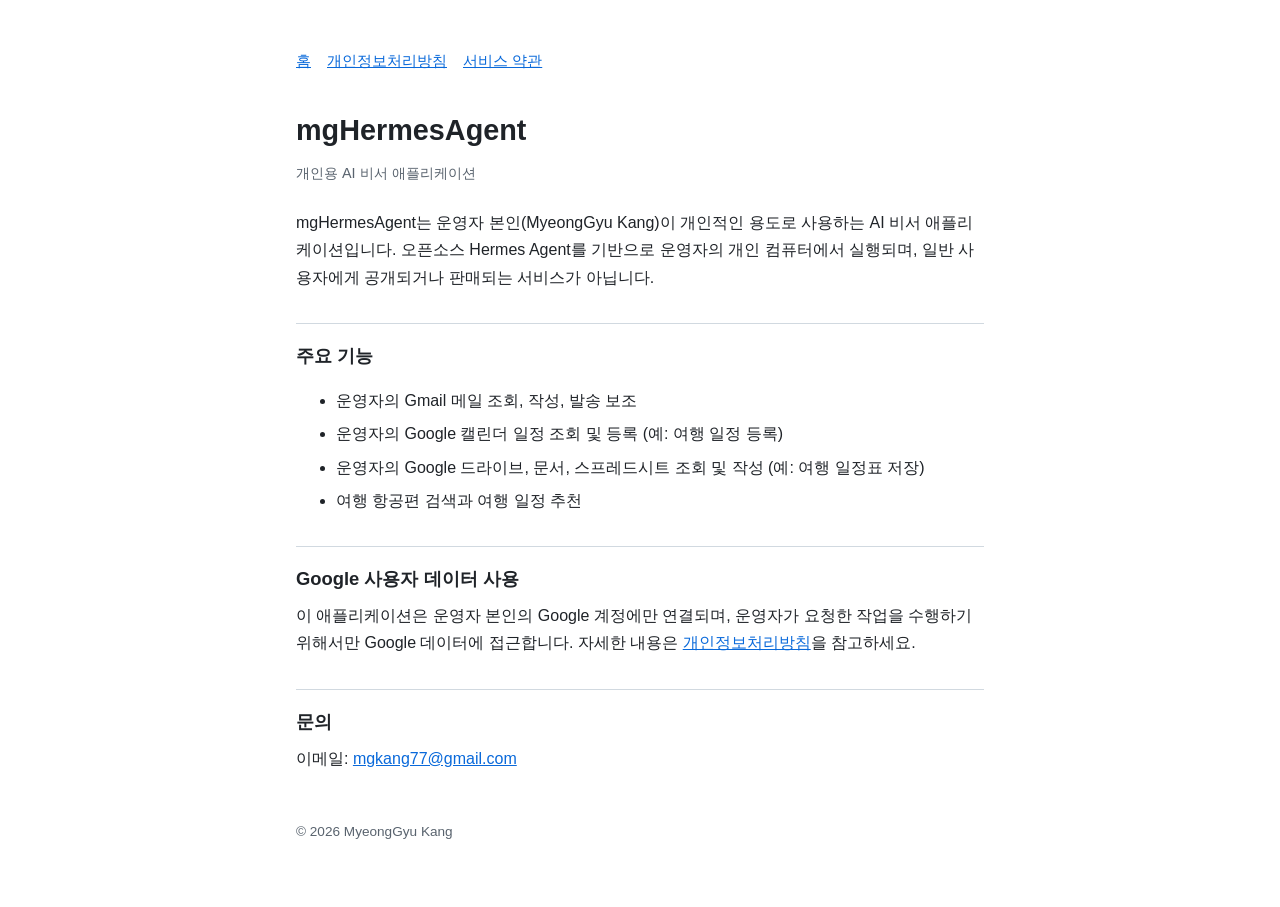
<file: index.html>
<!doctype html>
<html lang="ko">
<head>
  <meta charset="utf-8">
  <meta name="viewport" content="width=device-width, initial-scale=1">
  <title>mgHermesAgent</title>
  <meta name="description" content="mgHermesAgent — 개인용 AI 비서 애플리케이션">
  <link rel="stylesheet" href="style.css">
</head>
<body>
<main>
  <nav><a href="./">홈</a><a href="privacy.html">개인정보처리방침</a><a href="terms.html">서비스 약관</a></nav>

  <h1>mgHermesAgent</h1>
  <p class="meta">개인용 AI 비서 애플리케이션</p>

  <p>mgHermesAgent는 운영자 본인(MyeongGyu Kang)이 개인적인 용도로 사용하는 AI 비서 애플리케이션입니다.
     오픈소스 Hermes Agent를 기반으로 운영자의 개인 컴퓨터에서 실행되며, 일반 사용자에게 공개되거나 판매되는 서비스가 아닙니다.</p>

  <h2>주요 기능</h2>
  <ul>
    <li>운영자의 Gmail 메일 조회, 작성, 발송 보조</li>
    <li>운영자의 Google 캘린더 일정 조회 및 등록 (예: 여행 일정 등록)</li>
    <li>운영자의 Google 드라이브, 문서, 스프레드시트 조회 및 작성 (예: 여행 일정표 저장)</li>
    <li>여행 항공편 검색과 여행 일정 추천</li>
  </ul>

  <h2>Google 사용자 데이터 사용</h2>
  <p>이 애플리케이션은 운영자 본인의 Google 계정에만 연결되며, 운영자가 요청한 작업을 수행하기 위해서만 Google 데이터에 접근합니다.
     자세한 내용은 <a href="privacy.html">개인정보처리방침</a>을 참고하세요.</p>

  <h2>문의</h2>
  <p>이메일: <a href="mailto:mgkang77@gmail.com">mgkang77@gmail.com</a></p>

  <footer>© 2026 MyeongGyu Kang</footer>
</main>
</body>
</html>
</file>
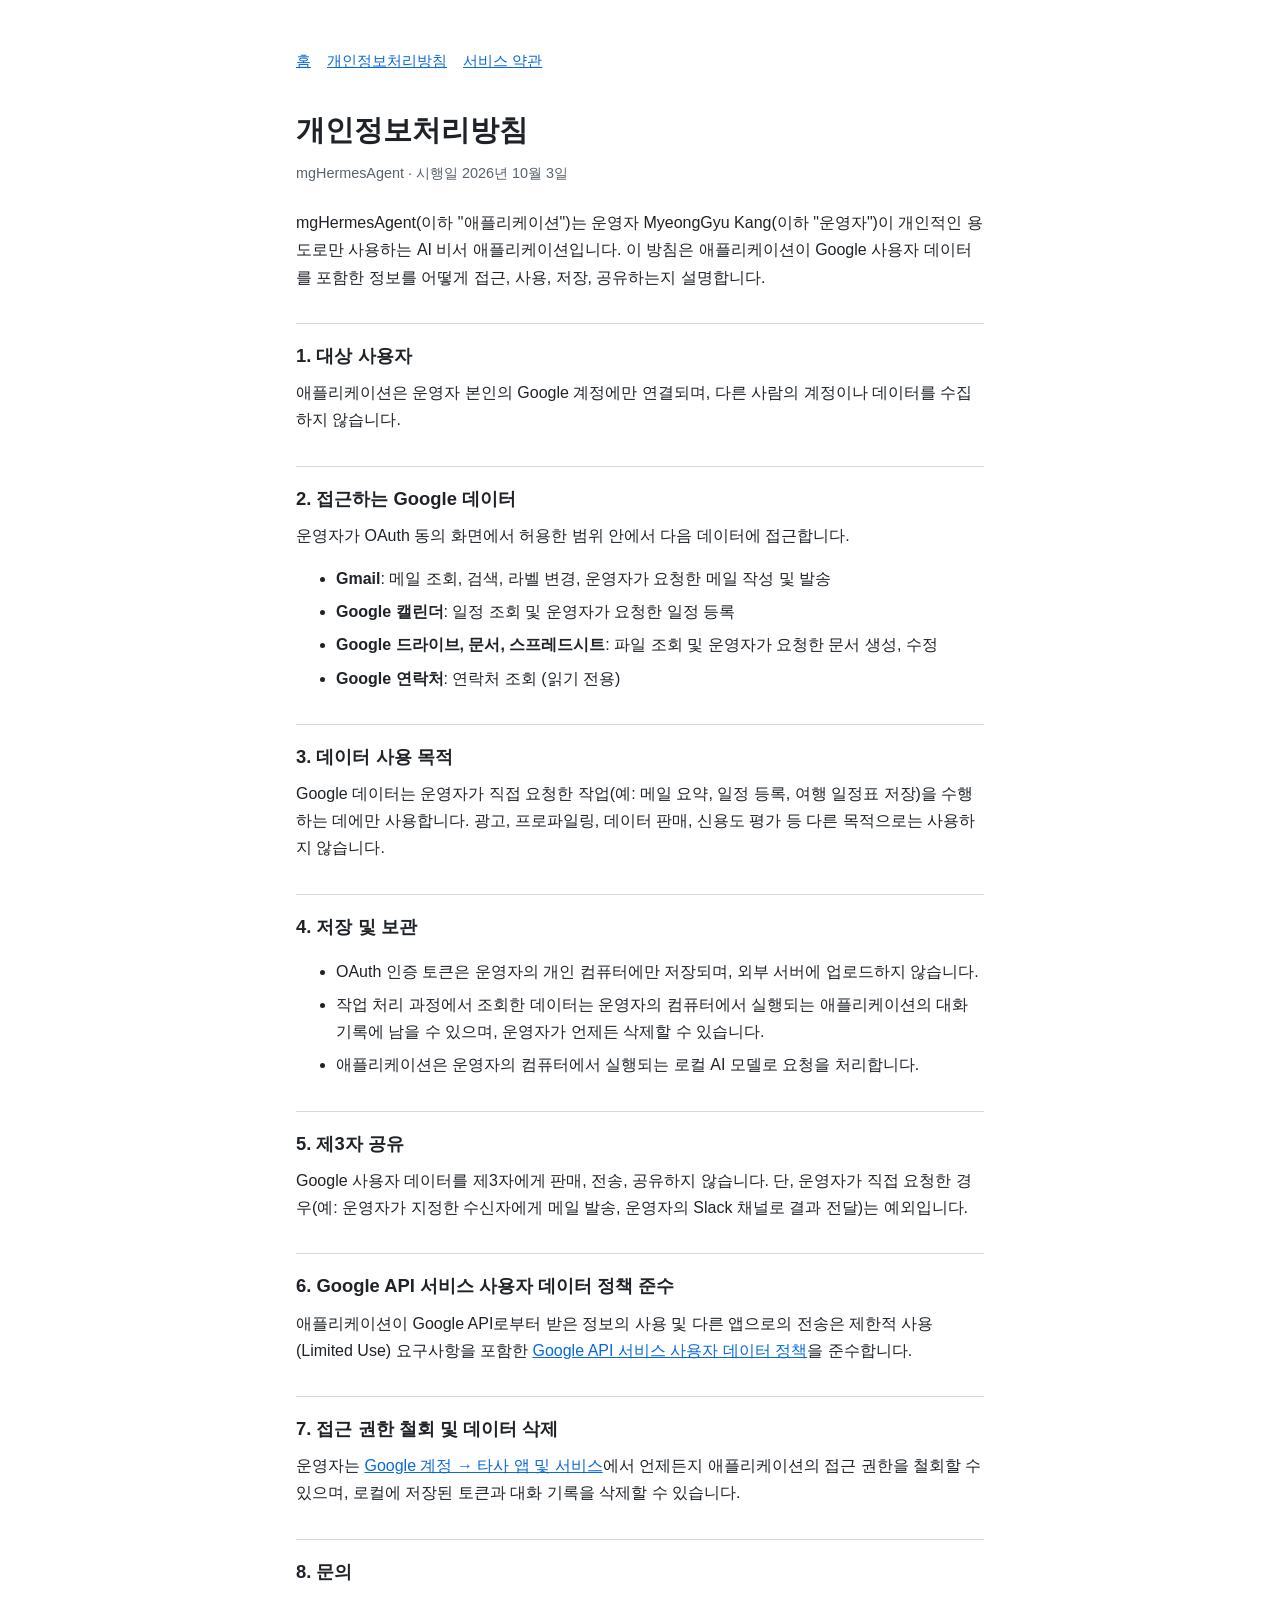
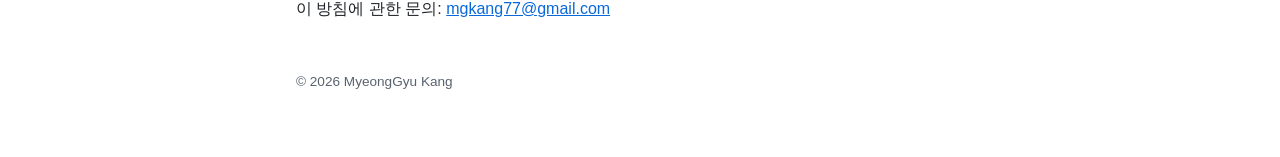
<file: privacy.html>
<!doctype html>
<html lang="ko">
<head>
  <meta charset="utf-8">
  <meta name="viewport" content="width=device-width, initial-scale=1">
  <title>개인정보처리방침 — mgHermesAgent</title>
  <link rel="stylesheet" href="style.css">
</head>
<body>
<main>
  <nav><a href="./">홈</a><a href="privacy.html">개인정보처리방침</a><a href="terms.html">서비스 약관</a></nav>

  <h1>개인정보처리방침</h1>
  <p class="meta">mgHermesAgent · 시행일 2026년 10월 3일</p>

  <p>mgHermesAgent(이하 "애플리케이션")는 운영자 MyeongGyu Kang(이하 "운영자")이 개인적인 용도로만 사용하는 AI 비서 애플리케이션입니다.
     이 방침은 애플리케이션이 Google 사용자 데이터를 포함한 정보를 어떻게 접근, 사용, 저장, 공유하는지 설명합니다.</p>

  <h2>1. 대상 사용자</h2>
  <p>애플리케이션은 운영자 본인의 Google 계정에만 연결되며, 다른 사람의 계정이나 데이터를 수집하지 않습니다.</p>

  <h2>2. 접근하는 Google 데이터</h2>
  <p>운영자가 OAuth 동의 화면에서 허용한 범위 안에서 다음 데이터에 접근합니다.</p>
  <ul>
    <li><b>Gmail</b>: 메일 조회, 검색, 라벨 변경, 운영자가 요청한 메일 작성 및 발송</li>
    <li><b>Google 캘린더</b>: 일정 조회 및 운영자가 요청한 일정 등록</li>
    <li><b>Google 드라이브, 문서, 스프레드시트</b>: 파일 조회 및 운영자가 요청한 문서 생성, 수정</li>
    <li><b>Google 연락처</b>: 연락처 조회 (읽기 전용)</li>
  </ul>

  <h2>3. 데이터 사용 목적</h2>
  <p>Google 데이터는 운영자가 직접 요청한 작업(예: 메일 요약, 일정 등록, 여행 일정표 저장)을 수행하는 데에만 사용합니다.
     광고, 프로파일링, 데이터 판매, 신용도 평가 등 다른 목적으로는 사용하지 않습니다.</p>

  <h2>4. 저장 및 보관</h2>
  <ul>
    <li>OAuth 인증 토큰은 운영자의 개인 컴퓨터에만 저장되며, 외부 서버에 업로드하지 않습니다.</li>
    <li>작업 처리 과정에서 조회한 데이터는 운영자의 컴퓨터에서 실행되는 애플리케이션의 대화 기록에 남을 수 있으며, 운영자가 언제든 삭제할 수 있습니다.</li>
    <li>애플리케이션은 운영자의 컴퓨터에서 실행되는 로컬 AI 모델로 요청을 처리합니다.</li>
  </ul>

  <h2>5. 제3자 공유</h2>
  <p>Google 사용자 데이터를 제3자에게 판매, 전송, 공유하지 않습니다.
     단, 운영자가 직접 요청한 경우(예: 운영자가 지정한 수신자에게 메일 발송, 운영자의 Slack 채널로 결과 전달)는 예외입니다.</p>

  <h2>6. Google API 서비스 사용자 데이터 정책 준수</h2>
  <p>애플리케이션이 Google API로부터 받은 정보의 사용 및 다른 앱으로의 전송은
     제한적 사용(Limited Use) 요구사항을 포함한
     <a href="https://developers.google.com/terms/api-services-user-data-policy">Google API 서비스 사용자 데이터 정책</a>을 준수합니다.</p>

  <h2>7. 접근 권한 철회 및 데이터 삭제</h2>
  <p>운영자는 <a href="https://myaccount.google.com/permissions">Google 계정 → 타사 앱 및 서비스</a>에서 언제든지 애플리케이션의 접근 권한을 철회할 수 있으며,
     로컬에 저장된 토큰과 대화 기록을 삭제할 수 있습니다.</p>

  <h2>8. 문의</h2>
  <p>이 방침에 관한 문의: <a href="mailto:mgkang77@gmail.com">mgkang77@gmail.com</a></p>

  <footer>© 2026 MyeongGyu Kang</footer>
</main>
</body>
</html>
</file>
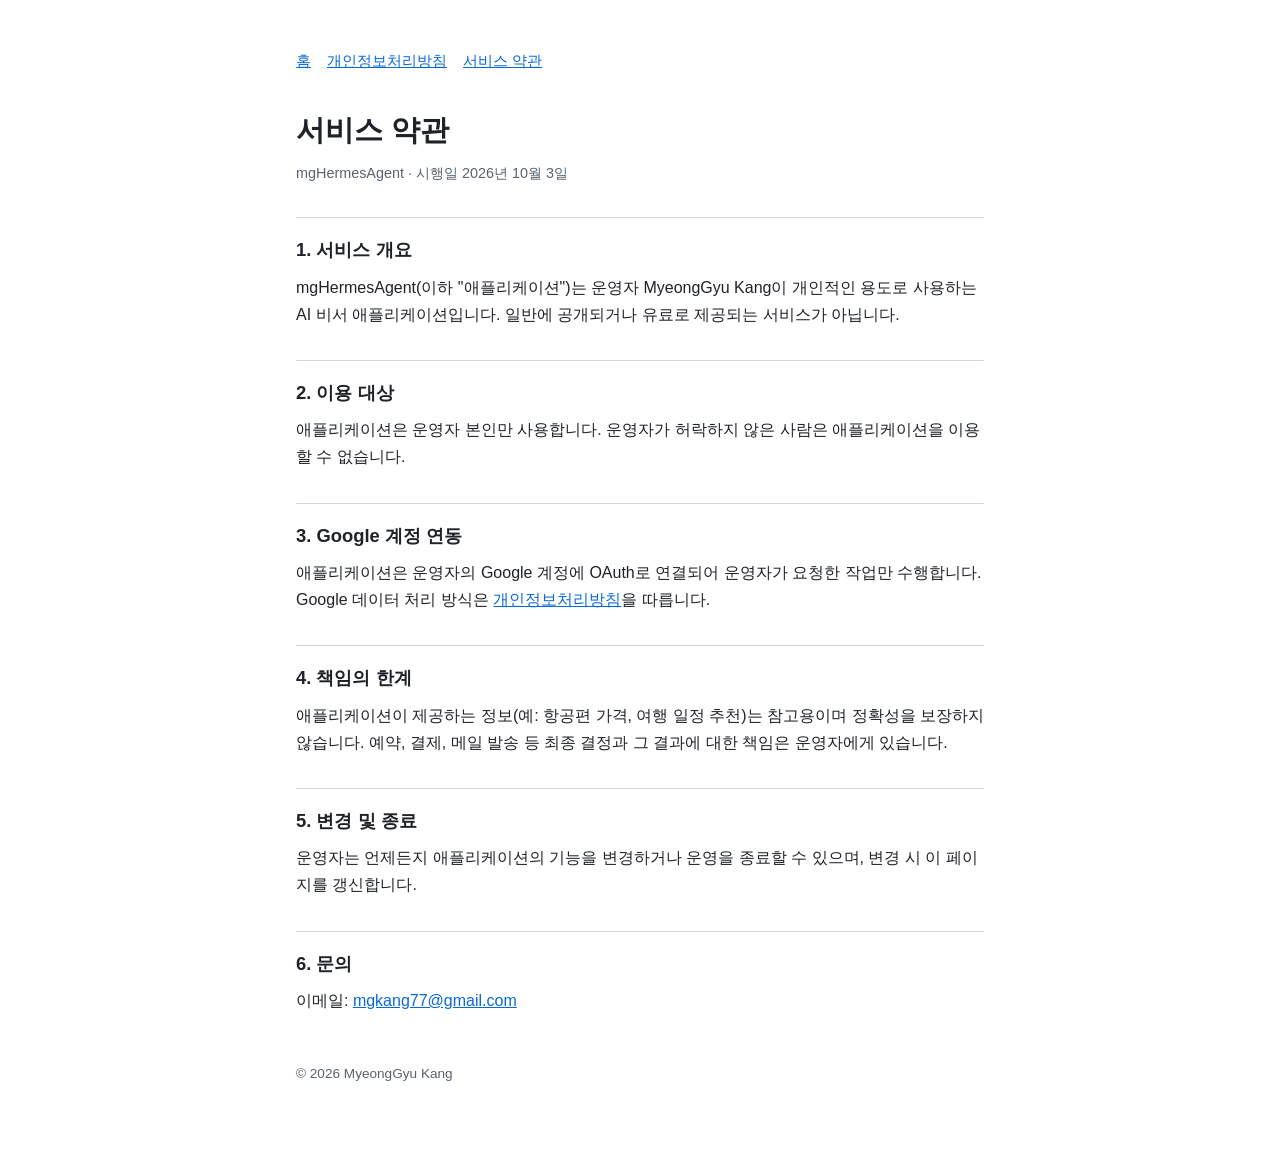
<file: terms.html>
<!doctype html>
<html lang="ko">
<head>
  <meta charset="utf-8">
  <meta name="viewport" content="width=device-width, initial-scale=1">
  <title>서비스 약관 — mgHermesAgent</title>
  <link rel="stylesheet" href="style.css">
</head>
<body>
<main>
  <nav><a href="./">홈</a><a href="privacy.html">개인정보처리방침</a><a href="terms.html">서비스 약관</a></nav>

  <h1>서비스 약관</h1>
  <p class="meta">mgHermesAgent · 시행일 2026년 10월 3일</p>

  <h2>1. 서비스 개요</h2>
  <p>mgHermesAgent(이하 "애플리케이션")는 운영자 MyeongGyu Kang이 개인적인 용도로 사용하는 AI 비서 애플리케이션입니다.
     일반에 공개되거나 유료로 제공되는 서비스가 아닙니다.</p>

  <h2>2. 이용 대상</h2>
  <p>애플리케이션은 운영자 본인만 사용합니다. 운영자가 허락하지 않은 사람은 애플리케이션을 이용할 수 없습니다.</p>

  <h2>3. Google 계정 연동</h2>
  <p>애플리케이션은 운영자의 Google 계정에 OAuth로 연결되어 운영자가 요청한 작업만 수행합니다.
     Google 데이터 처리 방식은 <a href="privacy.html">개인정보처리방침</a>을 따릅니다.</p>

  <h2>4. 책임의 한계</h2>
  <p>애플리케이션이 제공하는 정보(예: 항공편 가격, 여행 일정 추천)는 참고용이며 정확성을 보장하지 않습니다.
     예약, 결제, 메일 발송 등 최종 결정과 그 결과에 대한 책임은 운영자에게 있습니다.</p>

  <h2>5. 변경 및 종료</h2>
  <p>운영자는 언제든지 애플리케이션의 기능을 변경하거나 운영을 종료할 수 있으며, 변경 시 이 페이지를 갱신합니다.</p>

  <h2>6. 문의</h2>
  <p>이메일: <a href="mailto:mgkang77@gmail.com">mgkang77@gmail.com</a></p>

  <footer>© 2026 MyeongGyu Kang</footer>
</main>
</body>
</html>
</file>
<file: style.css>
:root { --fg: #1f2328; --muted: #59636e; --bg: #ffffff; --line: #d1d9e0; --link: #0969da; }
@media (prefers-color-scheme: dark) {
  :root { --fg: #e6edf3; --muted: #9198a1; --bg: #0d1117; --line: #3d444d; --link: #4493f8; }
}
* { box-sizing: border-box; }
body { margin: 0; background: var(--bg); color: var(--fg);
  font: 16px/1.7 -apple-system, BlinkMacSystemFont, "Apple SD Gothic Neo", "Noto Sans KR", "Segoe UI", sans-serif; }
main { max-width: 720px; margin: 0 auto; padding: 48px 16px 64px; }
h1 { font-size: 1.8rem; margin: 0 0 4px; }
h2 { font-size: 1.15rem; margin: 32px 0 8px; padding-top: 16px; border-top: 1px solid var(--line); }
p, li { margin: 6px 0; }
.meta { color: var(--muted); font-size: .9rem; margin-bottom: 24px; }
a { color: var(--link); }
nav { display: flex; gap: 16px; font-size: .95rem; margin-bottom: 32px; }
footer { margin-top: 48px; color: var(--muted); font-size: .85rem; }
</file>
